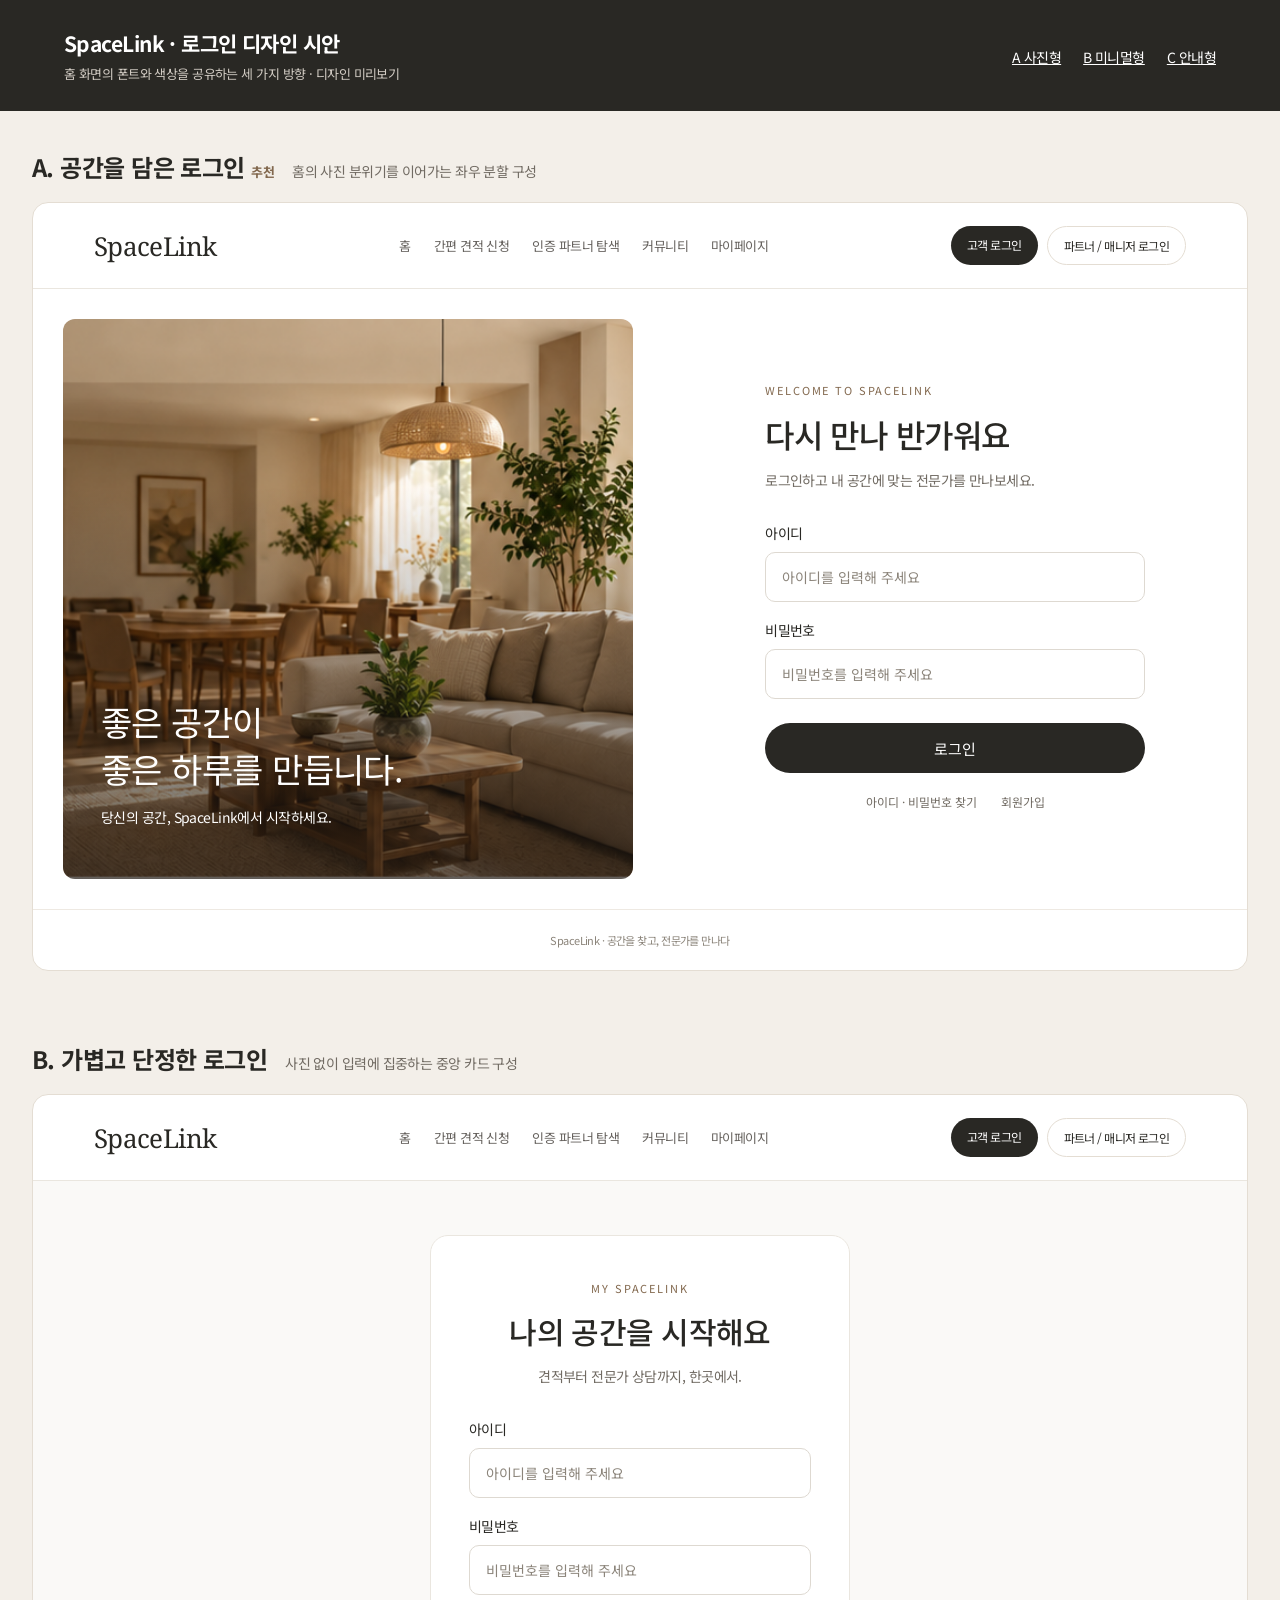
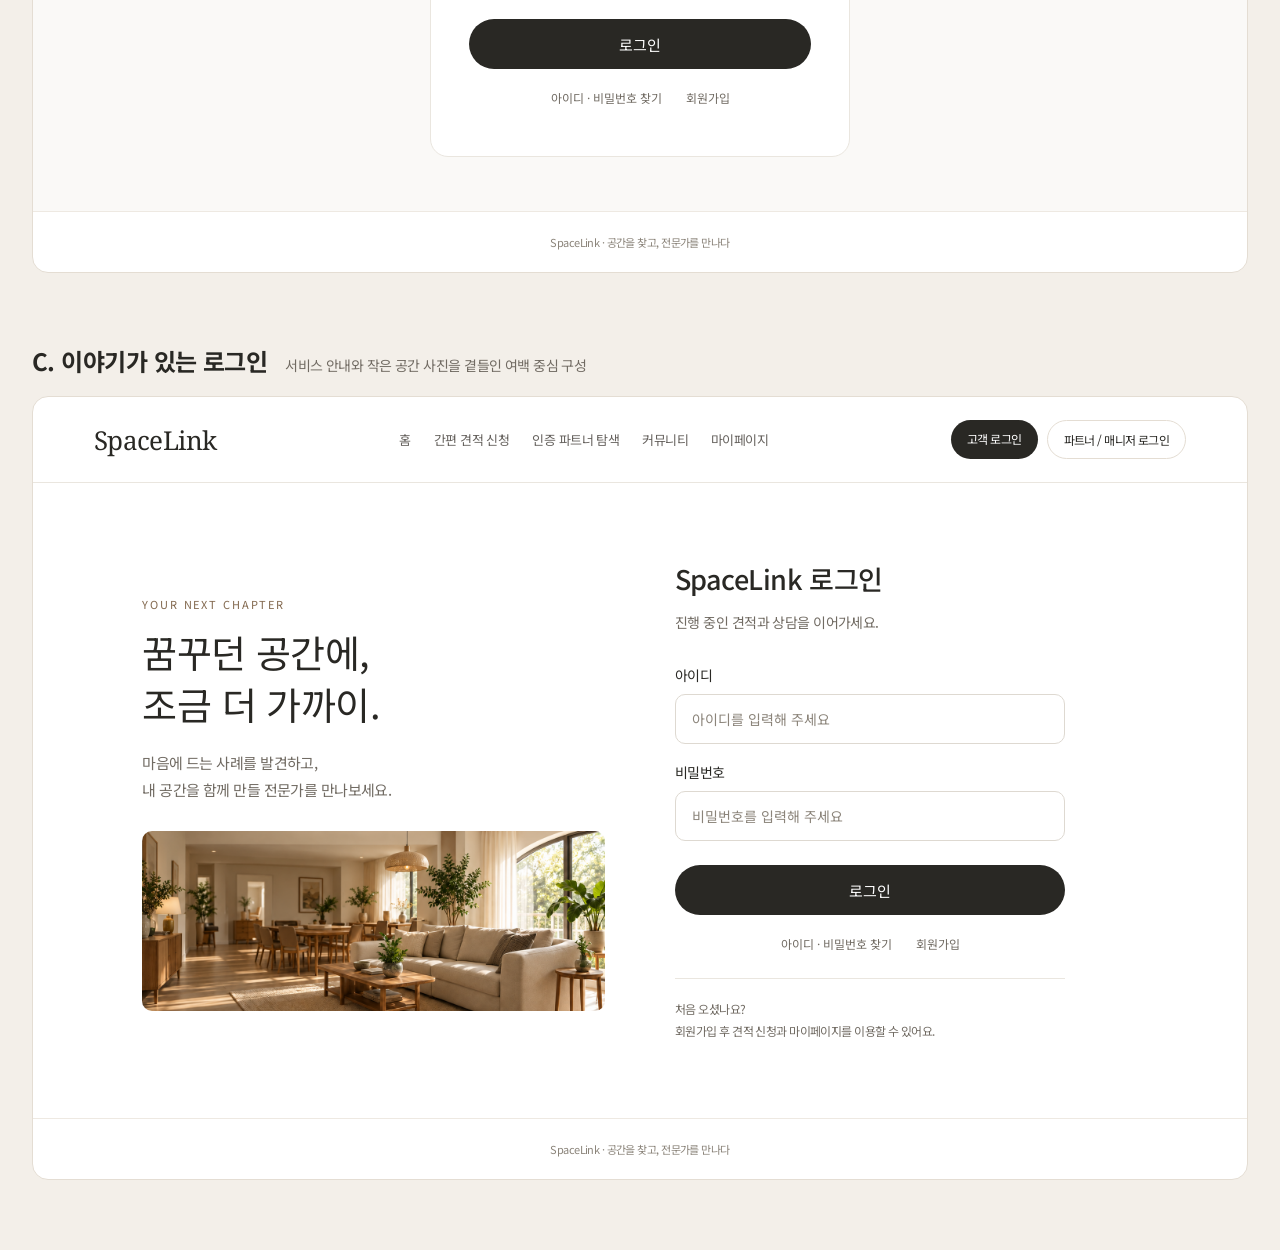
<file: login-design-concepts.html>
<!doctype html><html lang="ko"><meta charset="utf-8"><meta name="viewport" content="width=device-width, initial-scale=1"><title>SpaceLink 로그인 디자인 시안</title><link href="https://fonts.googleapis.com/css2?family=Noto+Sans+KR:wght@400;500;700&family=Noto+Serif&display=swap" rel="stylesheet"><style>
*{box-sizing:border-box}body{margin:0;background:#f3efe9;color:#292824;font-family:'Noto Sans KR',sans-serif;letter-spacing:-.035em}button,input{font:inherit}button{cursor:pointer}button:focus-visible,input:focus-visible,a:focus-visible{outline:2px solid #a9754b;outline-offset:4px}.review{padding:28px 5%;background:#292824;color:white;display:flex;justify-content:space-between;align-items:center;gap:24px}.review h1{font-size:21px;margin:0 0 6px}.review p{font-size:13px;margin:0;color:#d1cbc3}.review a{color:white;margin-left:22px;font-size:14px}.concept{max-width:1440px;margin:38px auto 70px;padding:0 32px;scroll-margin-top:20px}.caption{display:flex;align-items:baseline;gap:18px;margin-bottom:18px}.caption h2{font-size:24px;margin:0}.caption p{font-size:14px;color:#716b63;margin:0}.screen{background:white;border-radius:16px;overflow:hidden;border:1px solid #e4ddd3}header{height:86px;padding:0 5%;display:flex;align-items:center;justify-content:space-between;gap:24px;border-bottom:1px solid #eae6df}.logo{font:26px 'Noto Serif',serif;white-space:nowrap}nav{display:flex;gap:23px;font-size:13px;color:#66625e}.account{display:flex;gap:9px;font-size:12px;white-space:nowrap}.pill,.outline{padding:10px 16px;border-radius:24px}.pill{background:#292824;color:white}.outline{border:1px solid #e4ddd3}.body{min-height:600px}.eyebrow{font-size:11px;color:#82684e;letter-spacing:.17em}.intro h3{font-size:32px;font-weight:500;line-height:1.4;margin:12px 0}.intro p{font-size:14px;color:#716b63;line-height:1.8;margin:0 0 30px}form{width:100%}label{display:block;font-size:14px;margin:18px 0 9px}input{width:100%;height:50px;padding:0 16px;border:1px solid #ded9d1;border-radius:10px;background:#fff;color:#292824;font-size:14px}input::placeholder{color:#8b847a}.primary{width:100%;height:50px;border:0;border-radius:25px;background:#292824;color:white;margin-top:24px;font-size:15px}.links{display:flex;justify-content:center;gap:24px;margin-top:20px}.links button{border:0;background:transparent;color:#716b63;font-size:12px;padding:0}.status{font-size:12px;color:#806347;line-height:1.6}.foot{font-size:11px;color:#8b847a;text-align:center;padding:22px;border-top:1px solid #eee9e2}.photo{background:url('assets/images/home-hero-living-room.png') center/cover}.a{display:grid;grid-template-columns:1.08fr 1fr;min-height:620px}.a .photo{position:relative;margin:30px;border-radius:12px;display:flex;align-items:flex-end;padding:38px;color:white;overflow:hidden}.a .photo:before{content:'';position:absolute;inset:0;background:linear-gradient(transparent 30%,#211a14b3)}.photo-copy{position:relative}.photo-copy h3{font-size:34px;font-weight:400;line-height:1.4;margin:0 0 14px}.photo-copy p{font-size:14px}.a .login{max-width:380px;width:80%;margin:auto;padding:42px 0}.b{display:grid;place-items:center;background:#faf9f7;padding:54px 24px}.b .login{width:420px;max-width:100%;background:#fff;padding:38px;border:1px solid #eae6df;border-radius:18px}.b .intro{text-align:center}.b .intro h3{font-size:30px}.c{display:grid;grid-template-columns:1fr 1fr;gap:70px;padding:65px 9%;align-items:center}.c .login{width:100%;max-width:390px}.c .story h3{font-size:38px;font-weight:400;line-height:1.35;margin:12px 0 20px}.c .story>p{font-size:15px;color:#716b63;line-height:1.8}.c .photo{height:180px;border-radius:10px;margin-top:28px}.c .intro h3{font-size:27px}.hint{border-top:1px solid #eae6df;padding-top:19px;color:#716b63;font-size:12px;line-height:1.8;margin-top:26px}
@media(max-width:1100px){nav{gap:12px;font-size:11px}.account .outline{display:none}.caption{align-items:flex-start;flex-direction:column;gap:8px}.c{gap:35px;padding:45px 6%}}@media(max-width:767px){.review{align-items:flex-start;flex-direction:column}.review a{margin:0 25px 0 0}.concept{padding:0 14px}.caption h2{font-size:21px}header{height:70px}header nav{display:none}.logo{font-size:23px}.a{grid-template-columns:1fr}.a .photo{min-height:220px;margin:16px;padding:25px}.photo-copy h3{font-size:27px}.a .login{padding:24px 0 38px}.intro h3{font-size:28px}.b{padding:30px 18px}.b .login{padding:26px}.c{grid-template-columns:1fr;padding:30px 26px;gap:25px}.c .story h3{font-size:29px}.c .photo{height:145px}.c .login{max-width:none}.body{min-height:0}}
</style><div class="review"><div><h1>SpaceLink · 로그인 디자인 시안</h1><p>홈 화면의 폰트와 색상을 공유하는 세 가지 방향 · 디자인 미리보기</p></div><div><a href="#a">A 사진형</a><a href="#b">B 미니멀형</a><a href="#c">C 안내형</a></div></div>
<section class="concept" id="a"><div class="caption"><h2>A. 공간을 담은 로그인 <small style="font-size:13px;color:#82684e">추천</small></h2><p>홈의 사진 분위기를 이어가는 좌우 분할 구성</p></div><div class="screen"><header><span class="logo">SpaceLink</span><nav><span>홈</span><span>간편 견적 신청</span><span>인증 파트너 탐색</span><span>커뮤니티</span><span>마이페이지</span></nav><div class="account"><span class="pill">고객 로그인</span><span class="outline">파트너 / 매니저 로그인</span></div></header><div class="body a"><div class="photo"><div class="photo-copy"><h3>좋은 공간이<br>좋은 하루를 만듭니다.</h3><p>당신의 공간, SpaceLink에서 시작하세요.</p></div></div><div class="login"><div class="intro"><span class="eyebrow">WELCOME TO SPACELINK</span><h3>다시 만나 반가워요</h3><p>로그인하고 내 공간에 맞는 전문가를 만나보세요.</p></div><form onsubmit="event.preventDefault();this.querySelector('.status').textContent='디자인 시안입니다. 실제 로그인은 기존 사이트에서 이용해 주세요.'"><label for="a-id">아이디</label><input id="a-id" autocomplete="username" placeholder="아이디를 입력해 주세요"><label for="a-pw">비밀번호</label><input id="a-pw" type="password" autocomplete="current-password" placeholder="비밀번호를 입력해 주세요"><button class="primary">로그인</button><div class="links"><button type="button">아이디 · 비밀번호 찾기</button><button type="button">회원가입</button></div><p class="status" role="status"></p></form></div></div><div class="foot">SpaceLink · 공간을 찾고, 전문가를 만나다</div></div></section>
<section class="concept" id="b"><div class="caption"><h2>B. 가볍고 단정한 로그인</h2><p>사진 없이 입력에 집중하는 중앙 카드 구성</p></div><div class="screen"><header><span class="logo">SpaceLink</span><nav><span>홈</span><span>간편 견적 신청</span><span>인증 파트너 탐색</span><span>커뮤니티</span><span>마이페이지</span></nav><div class="account"><span class="pill">고객 로그인</span><span class="outline">파트너 / 매니저 로그인</span></div></header><div class="body b"><div class="login"><div class="intro"><span class="eyebrow">MY SPACELINK</span><h3>나의 공간을 시작해요</h3><p>견적부터 전문가 상담까지, 한곳에서.</p></div><form onsubmit="event.preventDefault();this.querySelector('.status').textContent='디자인 시안입니다. 실제 로그인은 기존 사이트에서 이용해 주세요.'"><label for="b-id">아이디</label><input id="b-id" autocomplete="username" placeholder="아이디를 입력해 주세요"><label for="b-pw">비밀번호</label><input id="b-pw" type="password" autocomplete="current-password" placeholder="비밀번호를 입력해 주세요"><button class="primary">로그인</button><div class="links"><button type="button">아이디 · 비밀번호 찾기</button><button type="button">회원가입</button></div><p class="status" role="status"></p></form></div></div><div class="foot">SpaceLink · 공간을 찾고, 전문가를 만나다</div></div></section>
<section class="concept" id="c"><div class="caption"><h2>C. 이야기가 있는 로그인</h2><p>서비스 안내와 작은 공간 사진을 곁들인 여백 중심 구성</p></div><div class="screen"><header><span class="logo">SpaceLink</span><nav><span>홈</span><span>간편 견적 신청</span><span>인증 파트너 탐색</span><span>커뮤니티</span><span>마이페이지</span></nav><div class="account"><span class="pill">고객 로그인</span><span class="outline">파트너 / 매니저 로그인</span></div></header><div class="body c"><div class="story"><span class="eyebrow">YOUR NEXT CHAPTER</span><h3>꿈꾸던 공간에,<br>조금 더 가까이.</h3><p>마음에 드는 사례를 발견하고,<br>내 공간을 함께 만들 전문가를 만나보세요.</p><div class="photo"></div></div><div class="login"><div class="intro"><h3>SpaceLink 로그인</h3><p>진행 중인 견적과 상담을 이어가세요.</p></div><form onsubmit="event.preventDefault();this.querySelector('.status').textContent='디자인 시안입니다. 실제 로그인은 기존 사이트에서 이용해 주세요.'"><label for="c-id">아이디</label><input id="c-id" autocomplete="username" placeholder="아이디를 입력해 주세요"><label for="c-pw">비밀번호</label><input id="c-pw" type="password" autocomplete="current-password" placeholder="비밀번호를 입력해 주세요"><button class="primary">로그인</button><div class="links"><button type="button">아이디 · 비밀번호 찾기</button><button type="button">회원가입</button></div><p class="status" role="status"></p></form><p class="hint">처음 오셨나요?<br>회원가입 후 견적 신청과 마이페이지를 이용할 수 있어요.</p></div></div><div class="foot">SpaceLink · 공간을 찾고, 전문가를 만나다</div></div></section></html>
</file>
